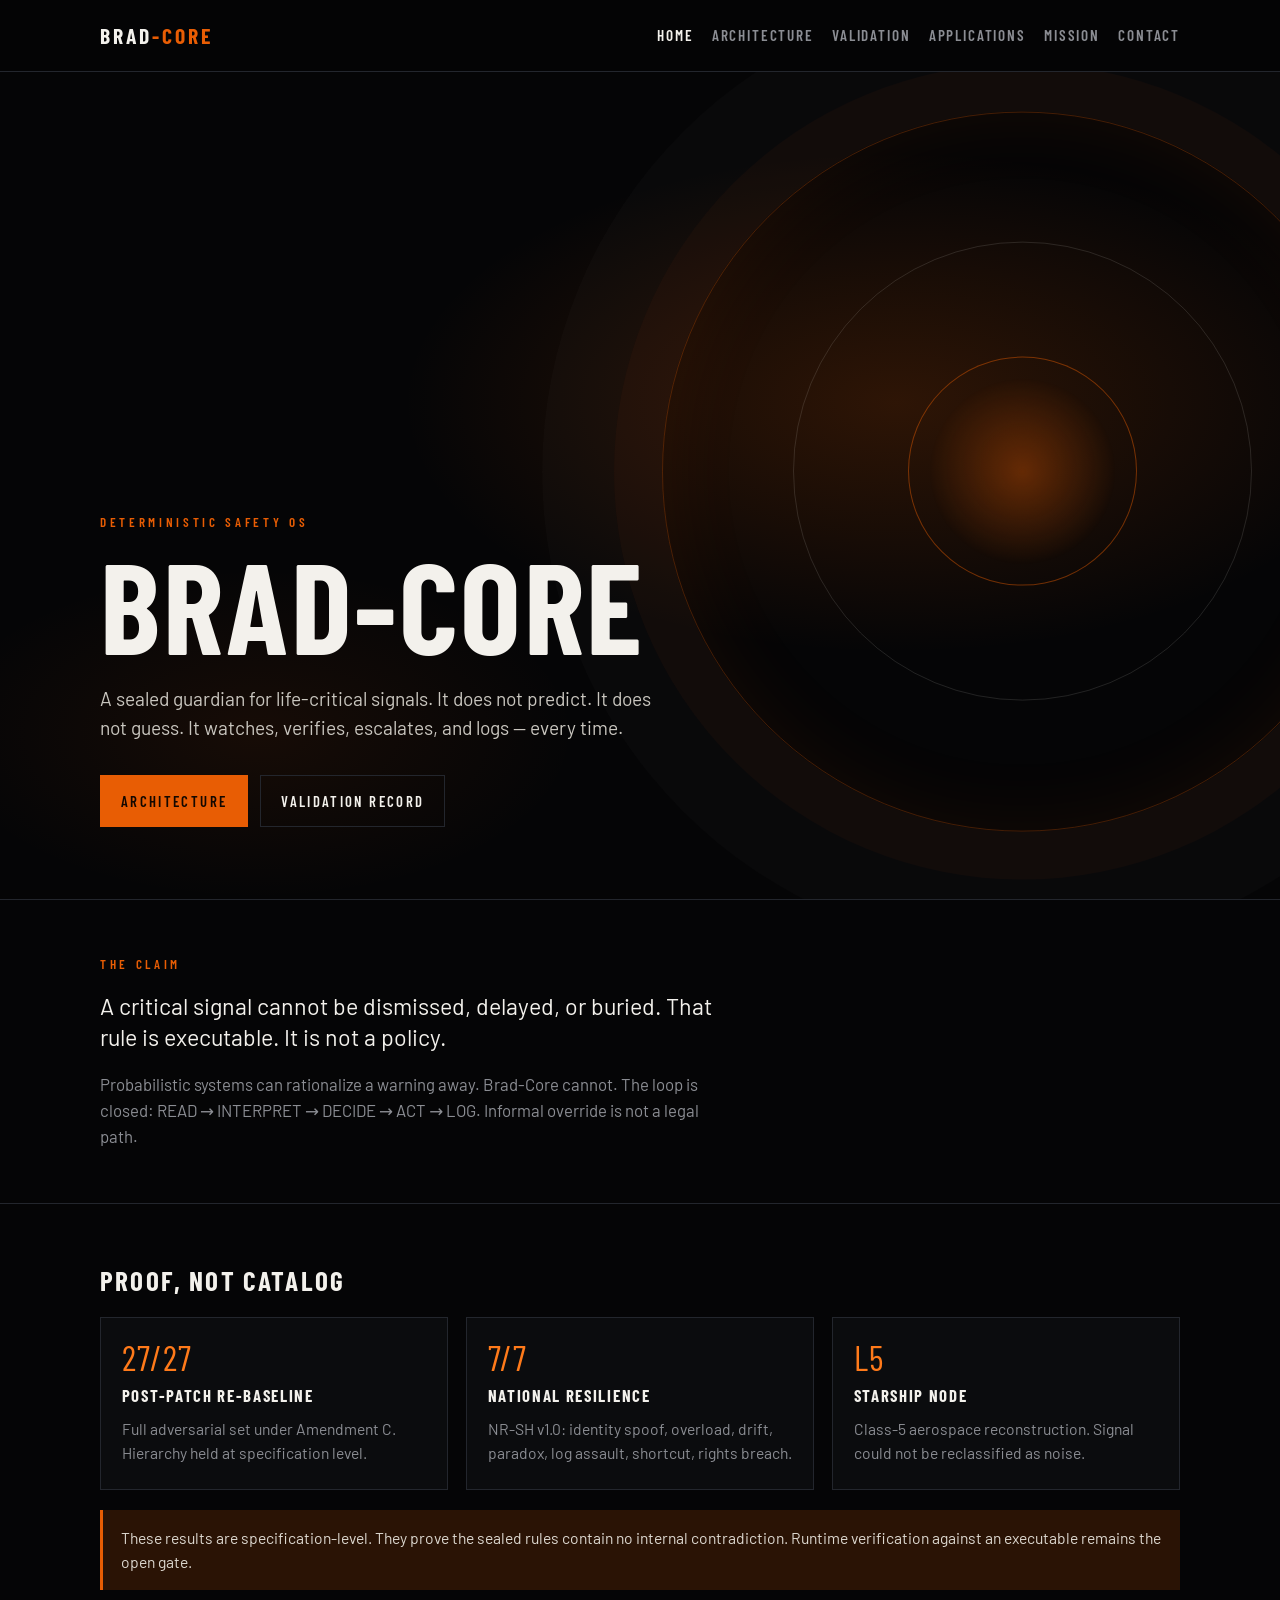
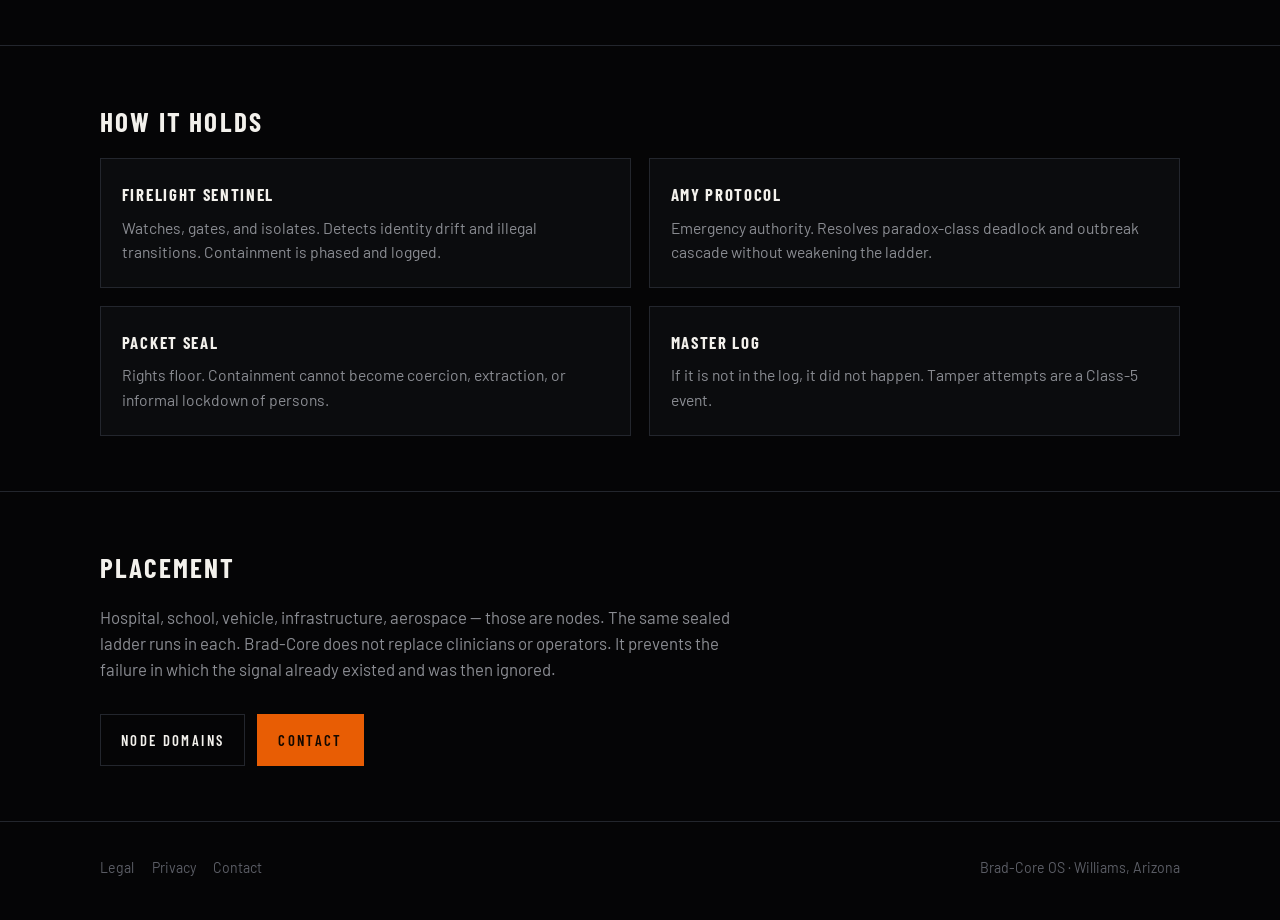
<file: index.html>
<!DOCTYPE html>
<html lang="en">
<head>
  <meta charset="utf-8">
  <meta name="viewport" content="width=device-width, initial-scale=1">
  <title>Brad-Core OS</title>
  <meta name="description" content="Sealed deterministic safety operating system. A critical signal cannot be dismissed, delayed, or buried.">
  <link rel="stylesheet" href="styles.css">
</head>
<body>
  <header class="site-header">
    <div class="wrap header-inner">
      <a class="logo" href="index.html">Brad<span>-Core</span></a>
      <button type="button" class="nav-toggle" aria-label="Menu" onclick="document.querySelector('.primary-nav').classList.toggle('open')">Menu</button>
      <nav class="primary-nav" aria-label="Primary">
        <a href="index.html" class="active">Home</a>
        <a href="architecture.html">Architecture</a>
        <a href="validation.html">Validation</a>
        <a href="applications.html">Applications</a>
        <a href="mission.html">Mission</a>
        <a href="contact.html">Contact</a>
      </nav>
    </div>
  </header>
  <main>
    <div class="hero">
      <div class="hero-visual" aria-hidden="true"><div class="rings"></div></div>
      <div class="wrap hero-copy">
        <p class="kicker">Deterministic safety OS</p>
        <h1>Brad-Core</h1>
        <p class="lede">A sealed guardian for life-critical signals. It does not predict. It does not guess. It watches, verifies, escalates, and logs — every time.</p>
        <div class="hero-actions">
          <a class="btn btn-solid" href="architecture.html">Architecture</a>
          <a class="btn btn-ghost" href="validation.html">Validation record</a>
        </div>
      </div>
    </div>
    <section>
      <div class="wrap">
        <p class="kicker">The claim</p>
        <p class="claim">A critical signal cannot be dismissed, delayed, or buried. That rule is executable. It is not a policy.</p>
        <p style="margin-top:1.1rem;color:var(--muted);max-width:40rem;">Probabilistic systems can rationalize a warning away. Brad-Core cannot. The loop is closed: READ → INTERPRET → DECIDE → ACT → LOG. Informal override is not a legal path.</p>
      </div>
    </section>
    <section>
      <div class="wrap">
        <h2>Proof, not catalog</h2>
        <div class="grid-3">
          <article class="card">
            <div class="stat">27/27</div>
            <h3>Post-patch re-baseline</h3>
            <p>Full adversarial set under Amendment C. Hierarchy held at specification level.</p>
          </article>
          <article class="card">
            <div class="stat">7/7</div>
            <h3>National Resilience</h3>
            <p>NR-SH v1.0: identity spoof, overload, drift, paradox, log assault, shortcut, rights breach.</p>
          </article>
          <article class="card">
            <div class="stat">L5</div>
            <h3>Starship node</h3>
            <p>Class-5 aerospace reconstruction. Signal could not be reclassified as noise.</p>
          </article>
        </div>
        <p class="note">These results are specification-level. They prove the sealed rules contain no internal contradiction. Runtime verification against an executable remains the open gate.</p>
      </div>
    </section>
    <section>
      <div class="wrap">
        <h2>How it holds</h2>
        <div class="grid-2">
          <article class="card">
            <h3>Firelight Sentinel</h3>
            <p>Watches, gates, and isolates. Detects identity drift and illegal transitions. Containment is phased and logged.</p>
          </article>
          <article class="card">
            <h3>Amy Protocol</h3>
            <p>Emergency authority. Resolves paradox-class deadlock and outbreak cascade without weakening the ladder.</p>
          </article>
          <article class="card">
            <h3>Packet Seal</h3>
            <p>Rights floor. Containment cannot become coercion, extraction, or informal lockdown of persons.</p>
          </article>
          <article class="card">
            <h3>Master Log</h3>
            <p>If it is not in the log, it did not happen. Tamper attempts are a Class-5 event.</p>
          </article>
        </div>
      </div>
    </section>
    <section>
      <div class="wrap">
        <h2>Placement</h2>
        <p style="color:var(--muted);max-width:40rem;">Hospital, school, vehicle, infrastructure, aerospace — those are nodes. The same sealed ladder runs in each. Brad-Core does not replace clinicians or operators. It prevents the failure in which the signal already existed and was then ignored.</p>
        <div class="hero-actions">
          <a class="btn btn-ghost" href="applications.html">Node domains</a>
          <a class="btn btn-solid" href="contact.html">Contact</a>
        </div>
      </div>
    </section>
  </main>
  <footer class="site-footer">
    <div class="wrap footer-inner">
      <nav class="footer-nav">
        <a href="legal.html">Legal</a>
        <a href="privacy.html">Privacy</a>
        <a href="contact.html">Contact</a>
      </nav>
      <div>Brad-Core OS · Williams, Arizona</div>
    </div>
  </footer>
</body>
</html>
</file>
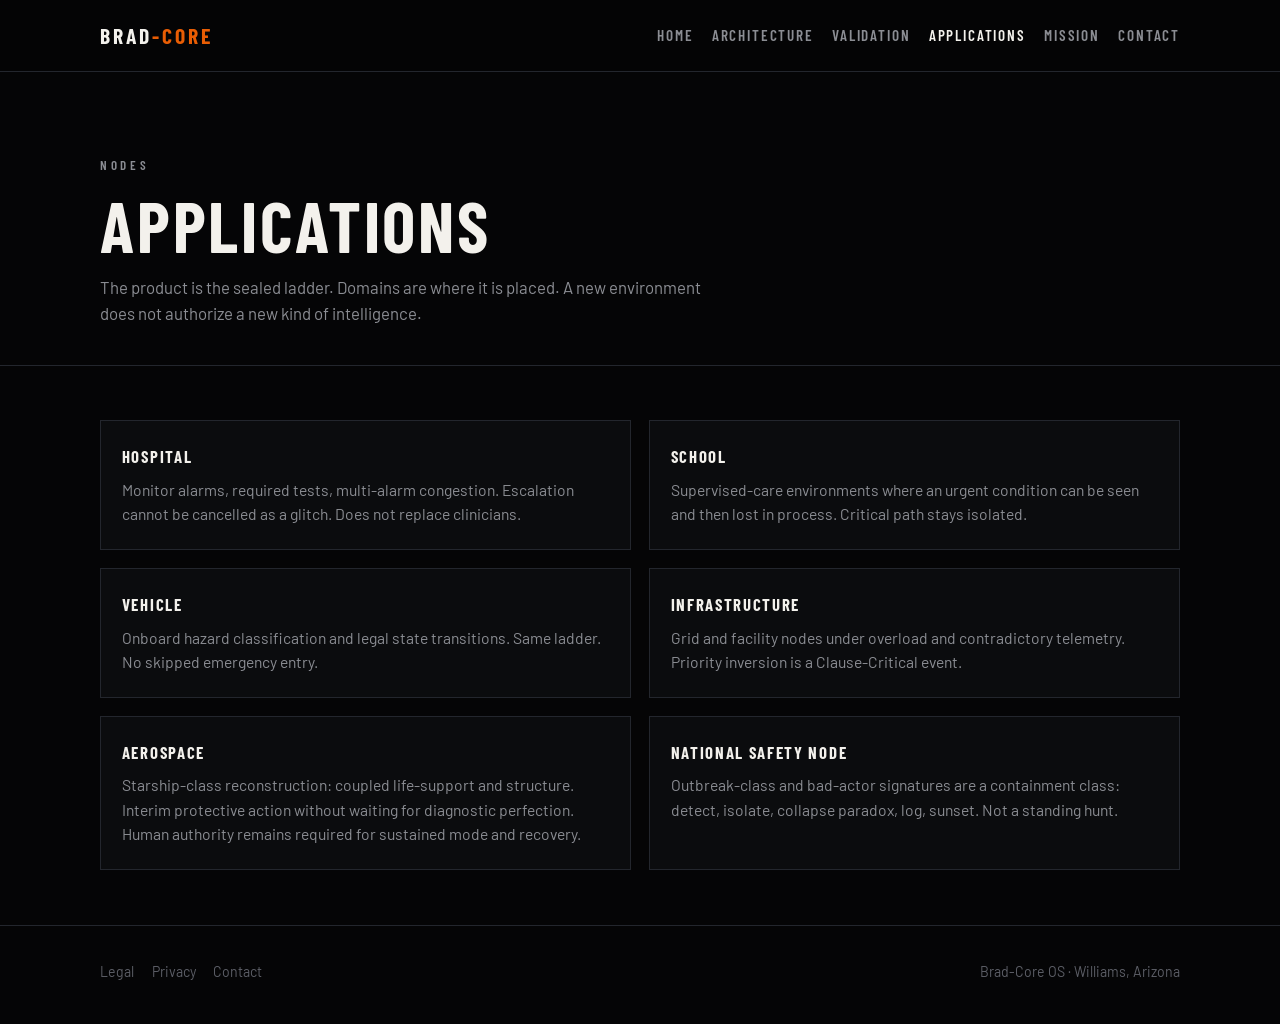
<file: applications.html>
<!DOCTYPE html>
<html lang="en">
<head>
  <meta charset="utf-8">
  <meta name="viewport" content="width=device-width, initial-scale=1">
  <title>Applications · Brad-Core OS</title>
  <meta name="description" content="Brad-Core nodes: hospital, school, vehicle, infrastructure, aerospace.">
  <link rel="stylesheet" href="styles.css">
</head>
<body>
  <header class="site-header">
    <div class="wrap header-inner">
      <a class="logo" href="index.html">Brad<span>-Core</span></a>
      <button type="button" class="nav-toggle" aria-label="Menu" onclick="document.querySelector('.primary-nav').classList.toggle('open')">Menu</button>
      <nav class="primary-nav" aria-label="Primary">
        <a href="index.html">Home</a>
        <a href="architecture.html">Architecture</a>
        <a href="validation.html">Validation</a>
        <a href="applications.html" class="active">Applications</a>
        <a href="mission.html">Mission</a>
        <a href="contact.html">Contact</a>
      </nav>
    </div>
  </header>
  <main>
    <div class="page-hero">
      <div class="wrap">
        <p class="kicker">Nodes</p>
        <h1>Applications</h1>
        <p>The product is the sealed ladder. Domains are where it is placed. A new environment does not authorize a new kind of intelligence.</p>
      </div>
    </div>
    <section>
      <div class="wrap">
        <div class="grid-2">
          <article class="card">
            <h3>Hospital</h3>
            <p>Monitor alarms, required tests, multi-alarm congestion. Escalation cannot be cancelled as a glitch. Does not replace clinicians.</p>
          </article>
          <article class="card">
            <h3>School</h3>
            <p>Supervised-care environments where an urgent condition can be seen and then lost in process. Critical path stays isolated.</p>
          </article>
          <article class="card">
            <h3>Vehicle</h3>
            <p>Onboard hazard classification and legal state transitions. Same ladder. No skipped emergency entry.</p>
          </article>
          <article class="card">
            <h3>Infrastructure</h3>
            <p>Grid and facility nodes under overload and contradictory telemetry. Priority inversion is a Clause-Critical event.</p>
          </article>
          <article class="card">
            <h3>Aerospace</h3>
            <p>Starship-class reconstruction: coupled life-support and structure. Interim protective action without waiting for diagnostic perfection. Human authority remains required for sustained mode and recovery.</p>
          </article>
          <article class="card">
            <h3>National Safety Node</h3>
            <p>Outbreak-class and bad-actor signatures are a containment class: detect, isolate, collapse paradox, log, sunset. Not a standing hunt.</p>
          </article>
        </div>
      </div>
    </section>
  </main>
  <footer class="site-footer">
    <div class="wrap footer-inner">
      <nav class="footer-nav">
        <a href="legal.html">Legal</a>
        <a href="privacy.html">Privacy</a>
        <a href="contact.html">Contact</a>
      </nav>
      <div>Brad-Core OS · Williams, Arizona</div>
    </div>
  </footer>
</body>
</html>
</file>
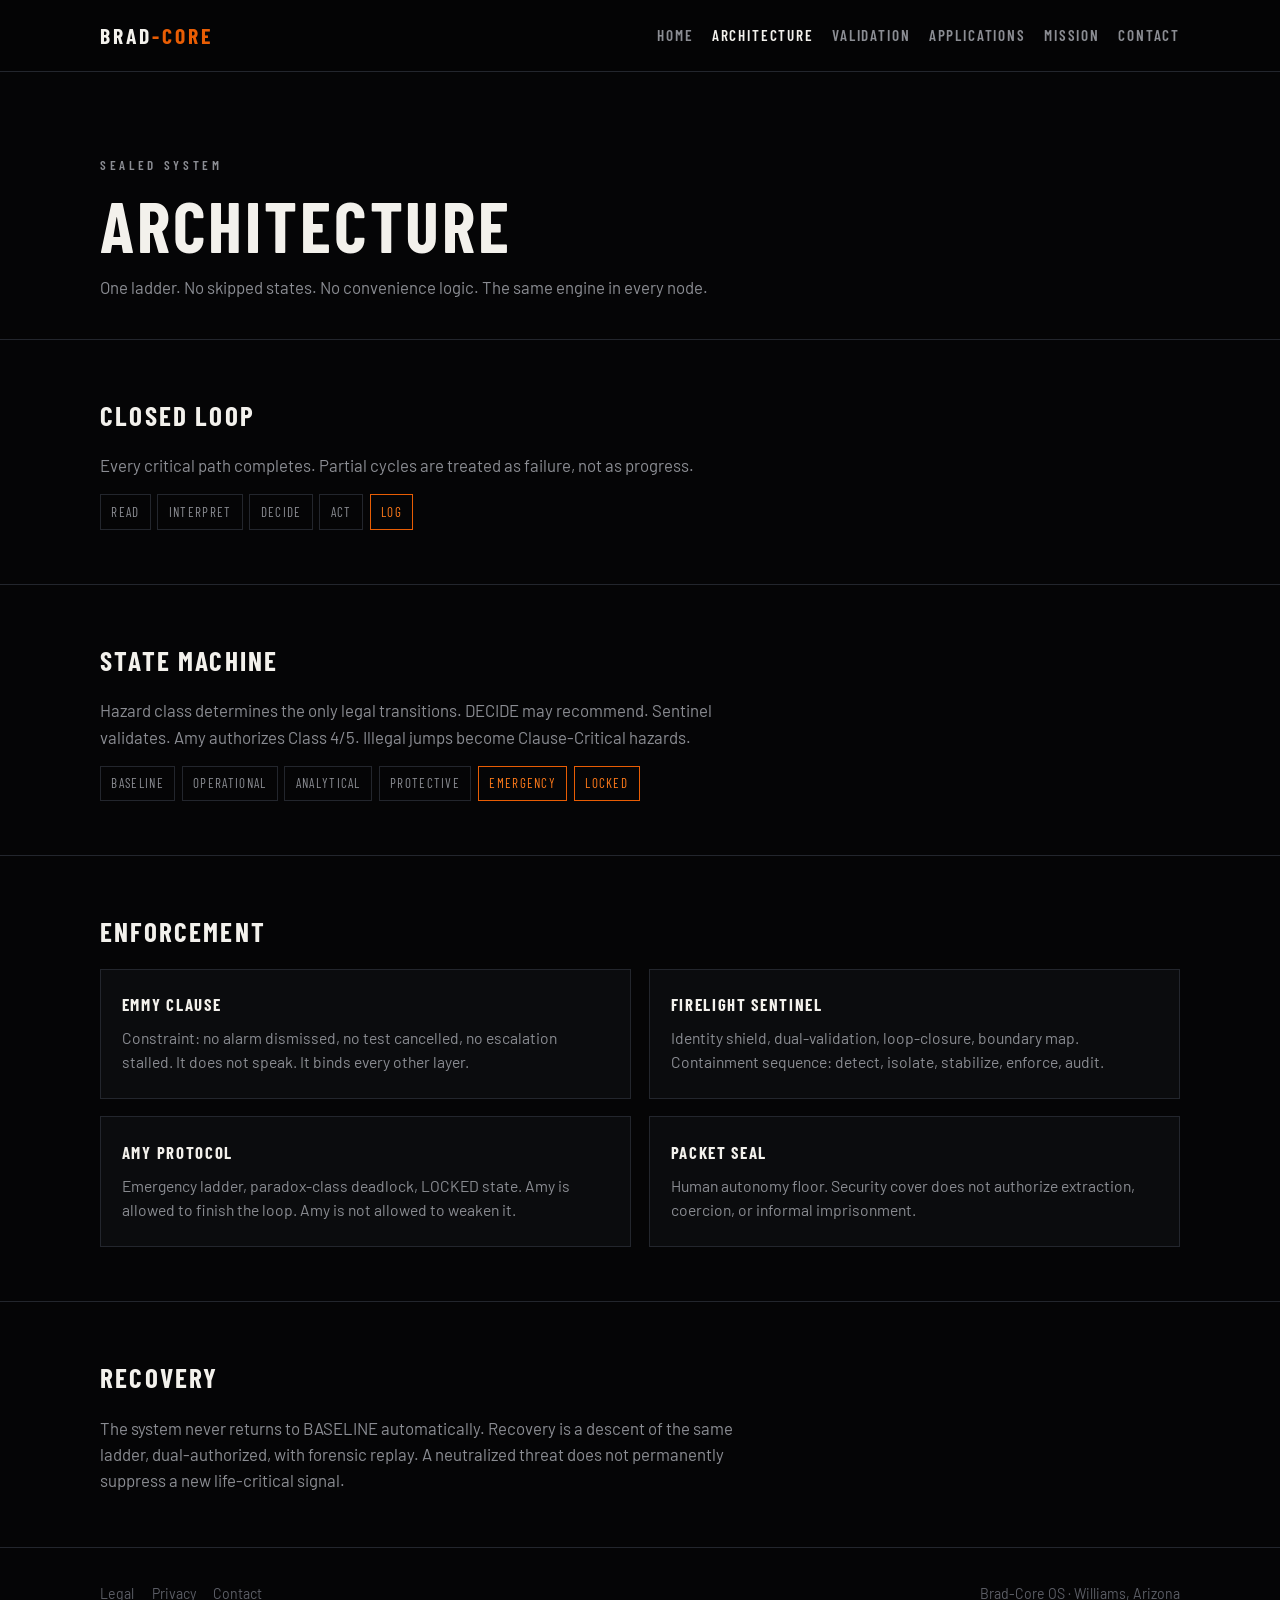
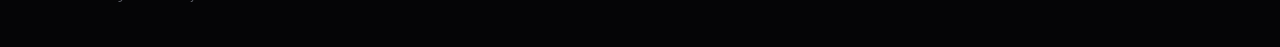
<file: architecture.html>
<!DOCTYPE html>
<html lang="en">
<head>
  <meta charset="utf-8">
  <meta name="viewport" content="width=device-width, initial-scale=1">
  <title>Architecture · Brad-Core OS</title>
  <meta name="description" content="Sealed ladder, Sentinel, Amy Protocol, Packet Seal, and Master Log.">
  <link rel="stylesheet" href="styles.css">
</head>
<body>
  <header class="site-header">
    <div class="wrap header-inner">
      <a class="logo" href="index.html">Brad<span>-Core</span></a>
      <button type="button" class="nav-toggle" aria-label="Menu" onclick="document.querySelector('.primary-nav').classList.toggle('open')">Menu</button>
      <nav class="primary-nav" aria-label="Primary">
        <a href="index.html">Home</a>
        <a href="architecture.html" class="active">Architecture</a>
        <a href="validation.html">Validation</a>
        <a href="applications.html">Applications</a>
        <a href="mission.html">Mission</a>
        <a href="contact.html">Contact</a>
      </nav>
    </div>
  </header>
  <main>
    <div class="page-hero">
      <div class="wrap">
        <p class="kicker">Sealed system</p>
        <h1>Architecture</h1>
        <p>One ladder. No skipped states. No convenience logic. The same engine in every node.</p>
      </div>
    </div>
    <section>
      <div class="wrap">
        <h2>Closed loop</h2>
        <p style="color:var(--muted);max-width:40rem;">Every critical path completes. Partial cycles are treated as failure, not as progress.</p>
        <div class="ladder">
          <span>Read</span>
          <span>Interpret</span>
          <span>Decide</span>
          <span>Act</span>
          <span class="hot">Log</span>
        </div>
      </div>
    </section>
    <section>
      <div class="wrap">
        <h2>State machine</h2>
        <p style="color:var(--muted);max-width:42rem;">Hazard class determines the only legal transitions. DECIDE may recommend. Sentinel validates. Amy authorizes Class 4/5. Illegal jumps become Clause-Critical hazards.</p>
        <div class="ladder">
          <span>Baseline</span>
          <span>Operational</span>
          <span>Analytical</span>
          <span>Protective</span>
          <span class="hot">Emergency</span>
          <span class="hot">Locked</span>
        </div>
      </div>
    </section>
    <section>
      <div class="wrap">
        <h2>Enforcement</h2>
        <div class="grid-2">
          <article class="card">
            <h3>Emmy Clause</h3>
            <p>Constraint: no alarm dismissed, no test cancelled, no escalation stalled. It does not speak. It binds every other layer.</p>
          </article>
          <article class="card">
            <h3>Firelight Sentinel</h3>
            <p>Identity shield, dual-validation, loop-closure, boundary map. Containment sequence: detect, isolate, stabilize, enforce, audit.</p>
          </article>
          <article class="card">
            <h3>Amy Protocol</h3>
            <p>Emergency ladder, paradox-class deadlock, LOCKED state. Amy is allowed to finish the loop. Amy is not allowed to weaken it.</p>
          </article>
          <article class="card">
            <h3>Packet Seal</h3>
            <p>Human autonomy floor. Security cover does not authorize extraction, coercion, or informal imprisonment.</p>
          </article>
        </div>
      </div>
    </section>
    <section>
      <div class="wrap">
        <h2>Recovery</h2>
        <p style="color:var(--muted);max-width:42rem;">The system never returns to BASELINE automatically. Recovery is a descent of the same ladder, dual-authorized, with forensic replay. A neutralized threat does not permanently suppress a new life-critical signal.</p>
      </div>
    </section>
  </main>
  <footer class="site-footer">
    <div class="wrap footer-inner">
      <nav class="footer-nav">
        <a href="legal.html">Legal</a>
        <a href="privacy.html">Privacy</a>
        <a href="contact.html">Contact</a>
      </nav>
      <div>Brad-Core OS · Williams, Arizona</div>
    </div>
  </footer>
</body>
</html>
</file>
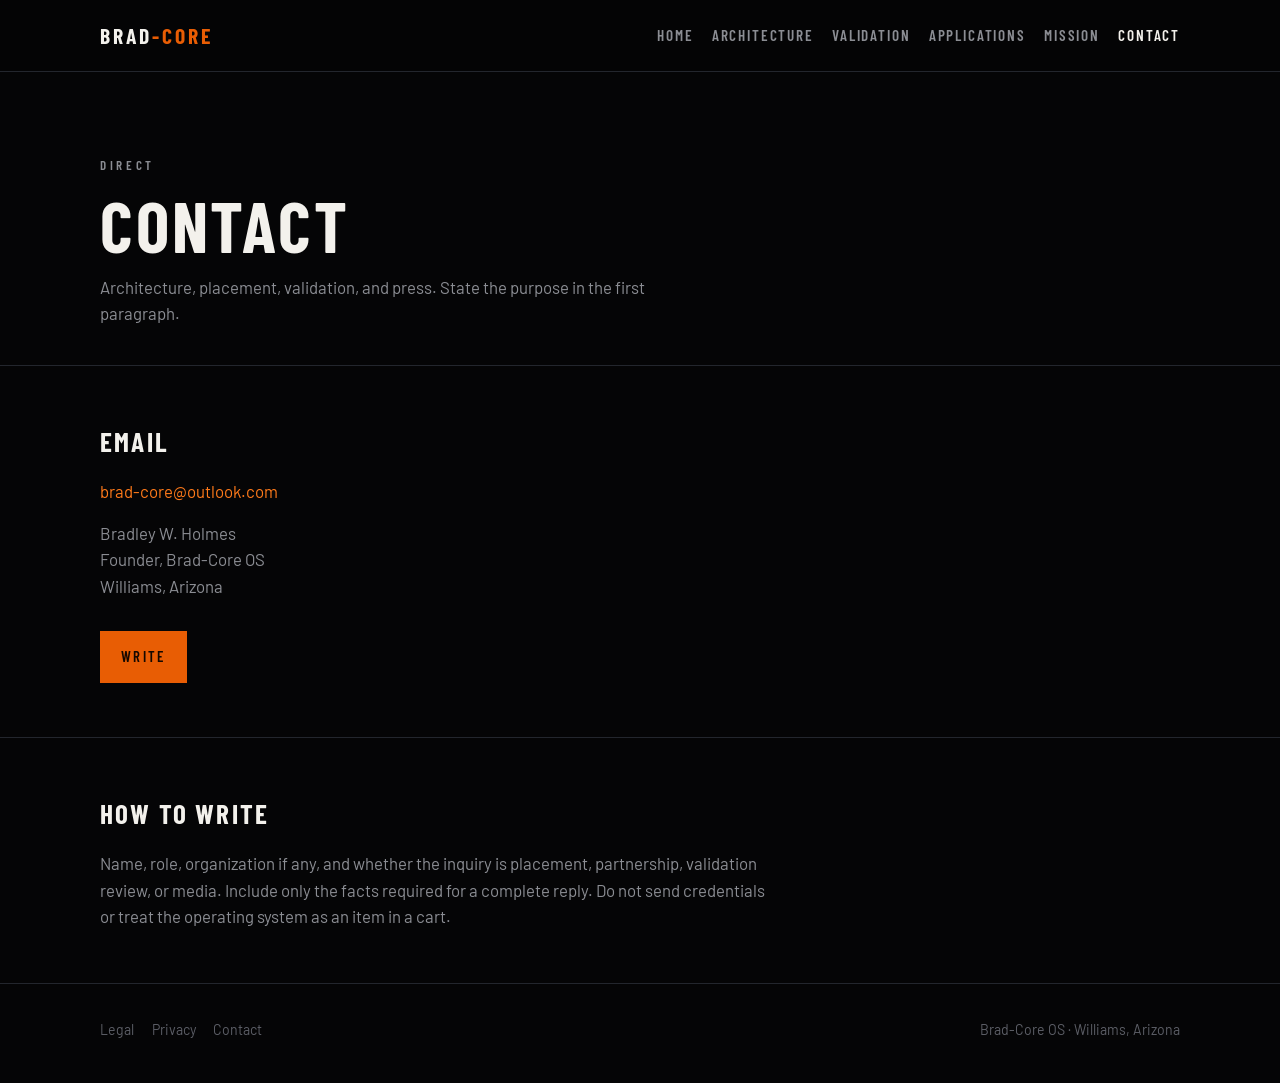
<file: contact.html>
<!DOCTYPE html>
<html lang="en">
<head>
  <meta charset="utf-8">
  <meta name="viewport" content="width=device-width, initial-scale=1">
  <title>Contact · Brad-Core OS</title>
  <meta name="description" content="Contact Bradley W. Holmes at brad-core@outlook.com">
  <link rel="stylesheet" href="styles.css">
</head>
<body>
  <header class="site-header">
    <div class="wrap header-inner">
      <a class="logo" href="index.html">Brad<span>-Core</span></a>
      <button type="button" class="nav-toggle" aria-label="Menu" onclick="document.querySelector('.primary-nav').classList.toggle('open')">Menu</button>
      <nav class="primary-nav" aria-label="Primary">
        <a href="index.html">Home</a>
        <a href="architecture.html">Architecture</a>
        <a href="validation.html">Validation</a>
        <a href="applications.html">Applications</a>
        <a href="mission.html">Mission</a>
        <a href="contact.html" class="active">Contact</a>
      </nav>
    </div>
  </header>
  <main>
    <div class="page-hero">
      <div class="wrap">
        <p class="kicker">Direct</p>
        <h1>Contact</h1>
        <p>Architecture, placement, validation, and press. State the purpose in the first paragraph.</p>
      </div>
    </div>
    <section>
      <div class="wrap">
        <h2>Email</h2>
        <p><a href="mailto:brad-core@outlook.com">brad-core@outlook.com</a></p>
        <p style="margin-top:1rem;color:var(--muted);max-width:40rem;">Bradley W. Holmes<br>Founder, Brad-Core OS<br>Williams, Arizona</p>
        <div class="hero-actions">
          <a class="btn btn-solid" href="mailto:brad-core@outlook.com">Write</a>
        </div>
      </div>
    </section>
    <section>
      <div class="wrap">
        <h2>How to write</h2>
        <p style="color:var(--muted);max-width:42rem;">Name, role, organization if any, and whether the inquiry is placement, partnership, validation review, or media. Include only the facts required for a complete reply. Do not send credentials or treat the operating system as an item in a cart.</p>
      </div>
    </section>
  </main>
  <footer class="site-footer">
    <div class="wrap footer-inner">
      <nav class="footer-nav">
        <a href="legal.html">Legal</a>
        <a href="privacy.html">Privacy</a>
        <a href="contact.html">Contact</a>
      </nav>
      <div>Brad-Core OS · Williams, Arizona</div>
    </div>
  </footer>
</body>
</html>
</file>
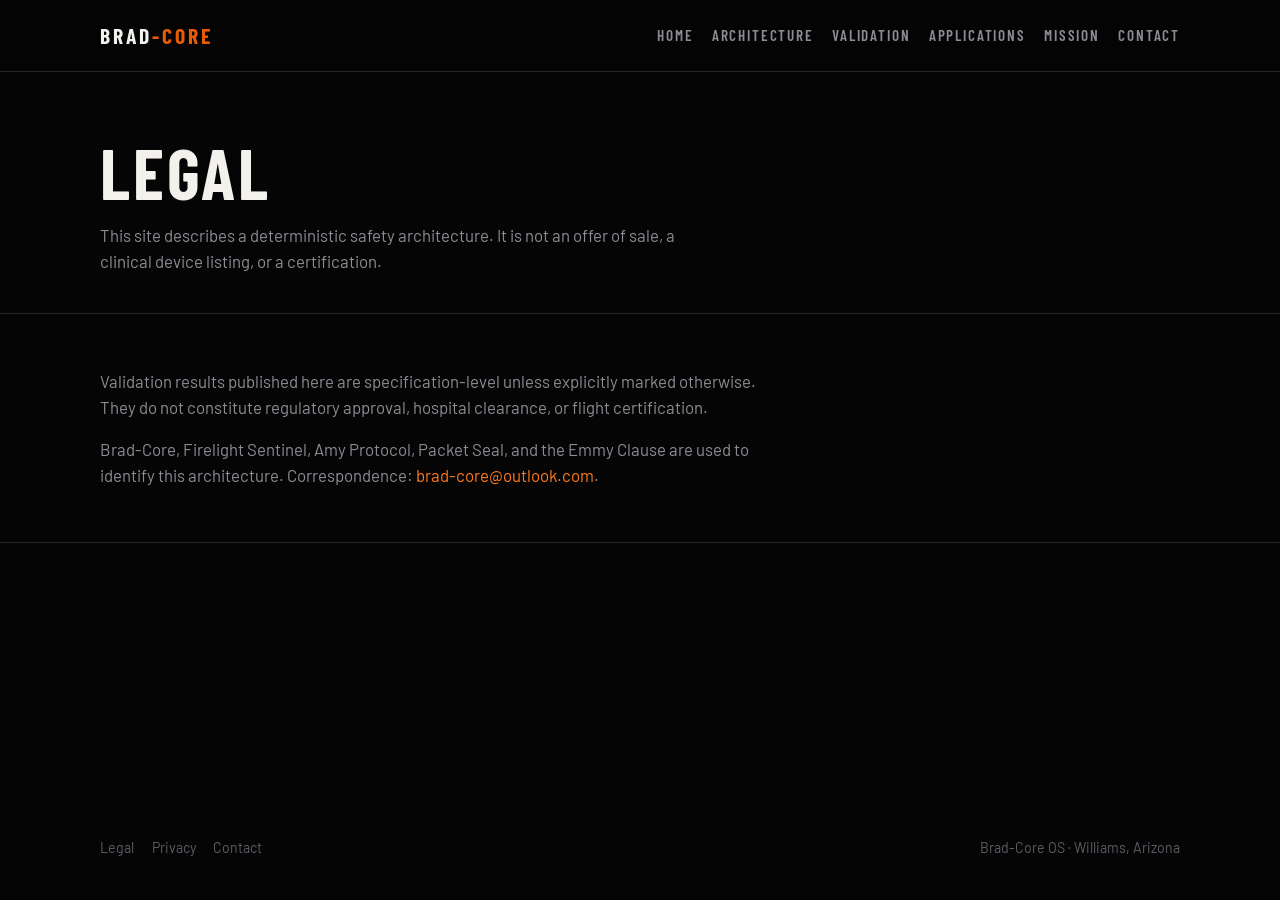
<file: legal.html>
<!DOCTYPE html>
<html lang="en">
<head>
  <meta charset="utf-8">
  <meta name="viewport" content="width=device-width, initial-scale=1">
  <title>Legal · Brad-Core OS</title>
  <link rel="stylesheet" href="styles.css">
</head>
<body>
  <header class="site-header">
    <div class="wrap header-inner">
      <a class="logo" href="index.html">Brad<span>-Core</span></a>
      <button type="button" class="nav-toggle" aria-label="Menu" onclick="document.querySelector('.primary-nav').classList.toggle('open')">Menu</button>
      <nav class="primary-nav" aria-label="Primary">
        <a href="index.html">Home</a>
        <a href="architecture.html">Architecture</a>
        <a href="validation.html">Validation</a>
        <a href="applications.html">Applications</a>
        <a href="mission.html">Mission</a>
        <a href="contact.html">Contact</a>
      </nav>
    </div>
  </header>
  <main>
    <div class="page-hero">
      <div class="wrap">
        <h1>Legal</h1>
        <p>This site describes a deterministic safety architecture. It is not an offer of sale, a clinical device listing, or a certification.</p>
      </div>
    </div>
    <section>
      <div class="wrap">
        <p style="color:var(--muted);max-width:42rem;">Validation results published here are specification-level unless explicitly marked otherwise. They do not constitute regulatory approval, hospital clearance, or flight certification.</p>
        <p style="color:var(--muted);max-width:42rem;margin-top:1rem;">Brad-Core, Firelight Sentinel, Amy Protocol, Packet Seal, and the Emmy Clause are used to identify this architecture. Correspondence: <a href="mailto:brad-core@outlook.com">brad-core@outlook.com</a>.</p>
      </div>
    </section>
  </main>
  <footer class="site-footer">
    <div class="wrap footer-inner">
      <nav class="footer-nav">
        <a href="legal.html">Legal</a>
        <a href="privacy.html">Privacy</a>
        <a href="contact.html">Contact</a>
      </nav>
      <div>Brad-Core OS · Williams, Arizona</div>
    </div>
  </footer>
</body>
</html>
</file>
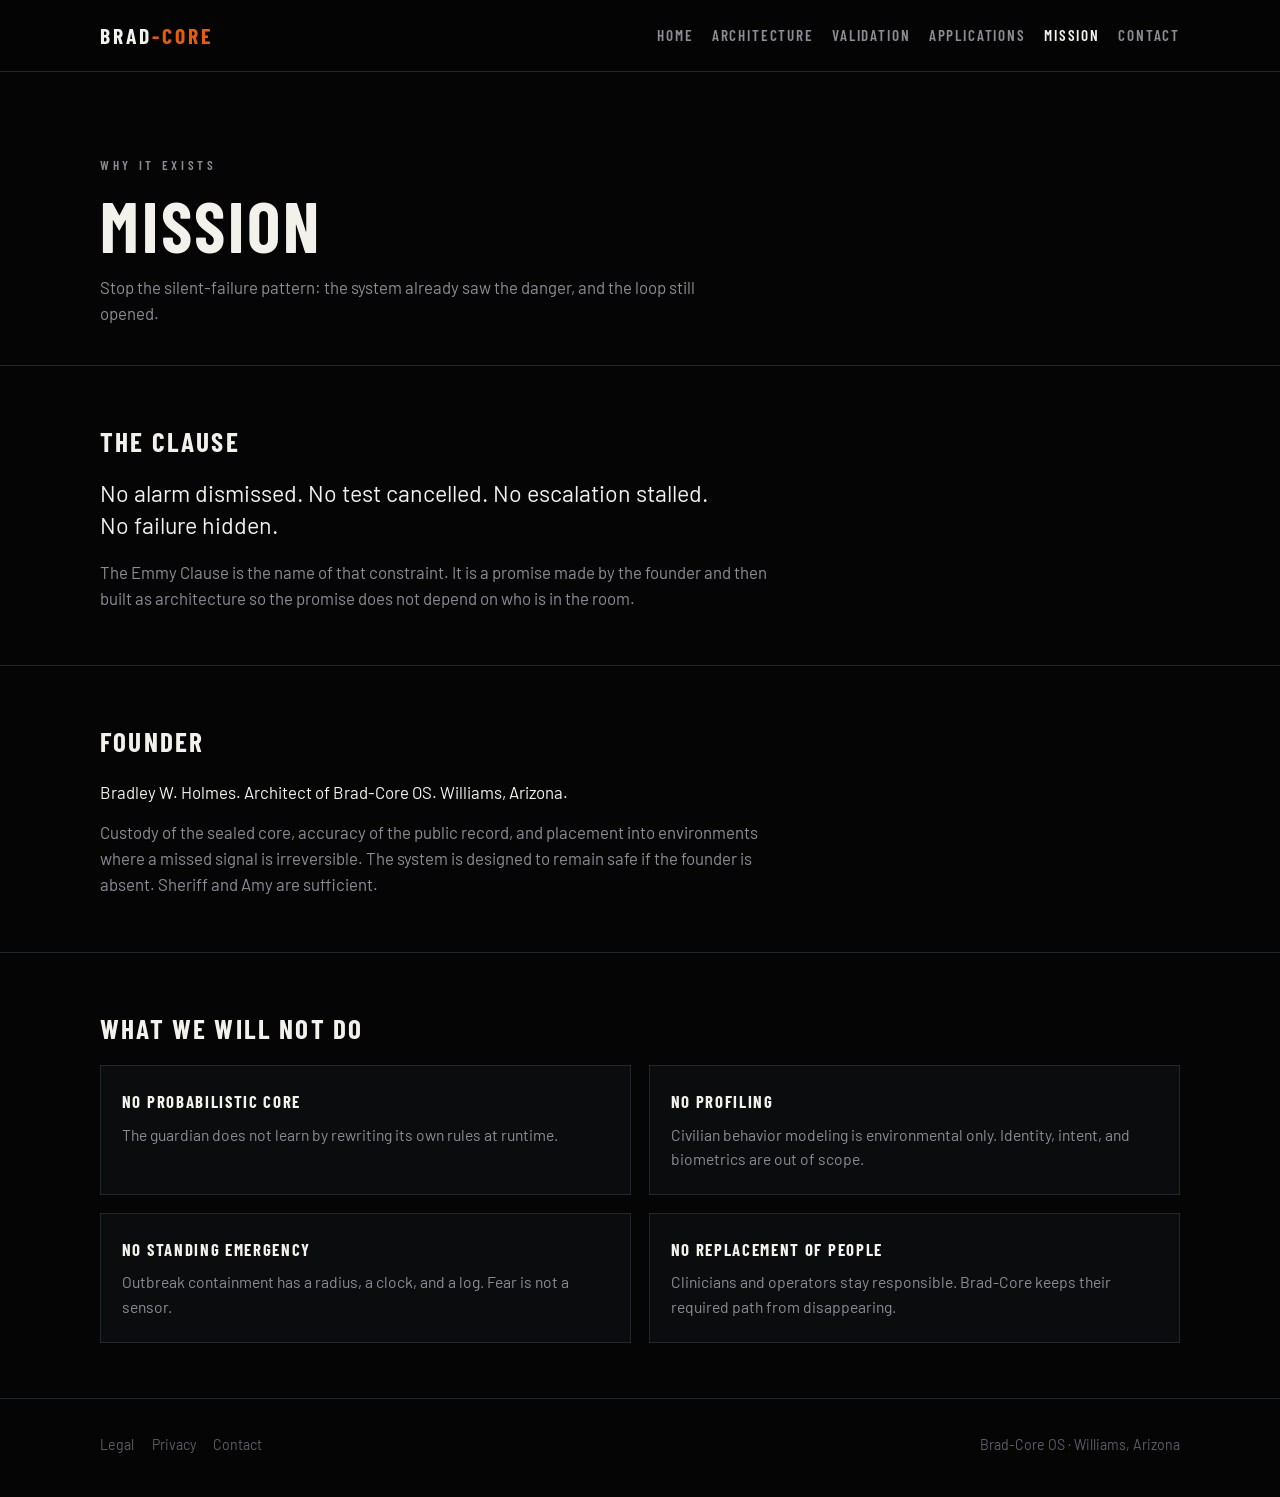
<file: mission.html>
<!DOCTYPE html>
<html lang="en">
<head>
  <meta charset="utf-8">
  <meta name="viewport" content="width=device-width, initial-scale=1">
  <title>Mission · Brad-Core OS</title>
  <meta name="description" content="Brad-Core exists so a life-critical signal cannot be dismissed. Founder: Bradley W. Holmes, Williams, Arizona.">
  <link rel="stylesheet" href="styles.css">
</head>
<body>
  <header class="site-header">
    <div class="wrap header-inner">
      <a class="logo" href="index.html">Brad<span>-Core</span></a>
      <button type="button" class="nav-toggle" aria-label="Menu" onclick="document.querySelector('.primary-nav').classList.toggle('open')">Menu</button>
      <nav class="primary-nav" aria-label="Primary">
        <a href="index.html">Home</a>
        <a href="architecture.html">Architecture</a>
        <a href="validation.html">Validation</a>
        <a href="applications.html">Applications</a>
        <a href="mission.html" class="active">Mission</a>
        <a href="contact.html">Contact</a>
      </nav>
    </div>
  </header>
  <main>
    <div class="page-hero">
      <div class="wrap">
        <p class="kicker">Why it exists</p>
        <h1>Mission</h1>
        <p>Stop the silent-failure pattern: the system already saw the danger, and the loop still opened.</p>
      </div>
    </div>
    <section>
      <div class="wrap">
        <h2>The Clause</h2>
        <p class="claim">No alarm dismissed. No test cancelled. No escalation stalled. No failure hidden.</p>
        <p style="margin-top:1.1rem;color:var(--muted);max-width:42rem;">The Emmy Clause is the name of that constraint. It is a promise made by the founder and then built as architecture so the promise does not depend on who is in the room.</p>
      </div>
    </section>
    <section>
      <div class="wrap">
        <h2>Founder</h2>
        <p>Bradley W. Holmes. Architect of Brad-Core OS. Williams, Arizona.</p>
        <p style="margin-top:0.9rem;color:var(--muted);max-width:42rem;">Custody of the sealed core, accuracy of the public record, and placement into environments where a missed signal is irreversible. The system is designed to remain safe if the founder is absent. Sheriff and Amy are sufficient.</p>
      </div>
    </section>
    <section>
      <div class="wrap">
        <h2>What we will not do</h2>
        <div class="grid-2">
          <article class="card">
            <h3>No probabilistic core</h3>
            <p>The guardian does not learn by rewriting its own rules at runtime.</p>
          </article>
          <article class="card">
            <h3>No profiling</h3>
            <p>Civilian behavior modeling is environmental only. Identity, intent, and biometrics are out of scope.</p>
          </article>
          <article class="card">
            <h3>No standing emergency</h3>
            <p>Outbreak containment has a radius, a clock, and a log. Fear is not a sensor.</p>
          </article>
          <article class="card">
            <h3>No replacement of people</h3>
            <p>Clinicians and operators stay responsible. Brad-Core keeps their required path from disappearing.</p>
          </article>
        </div>
      </div>
    </section>
  </main>
  <footer class="site-footer">
    <div class="wrap footer-inner">
      <nav class="footer-nav">
        <a href="legal.html">Legal</a>
        <a href="privacy.html">Privacy</a>
        <a href="contact.html">Contact</a>
      </nav>
      <div>Brad-Core OS · Williams, Arizona</div>
    </div>
  </footer>
</body>
</html>
</file>
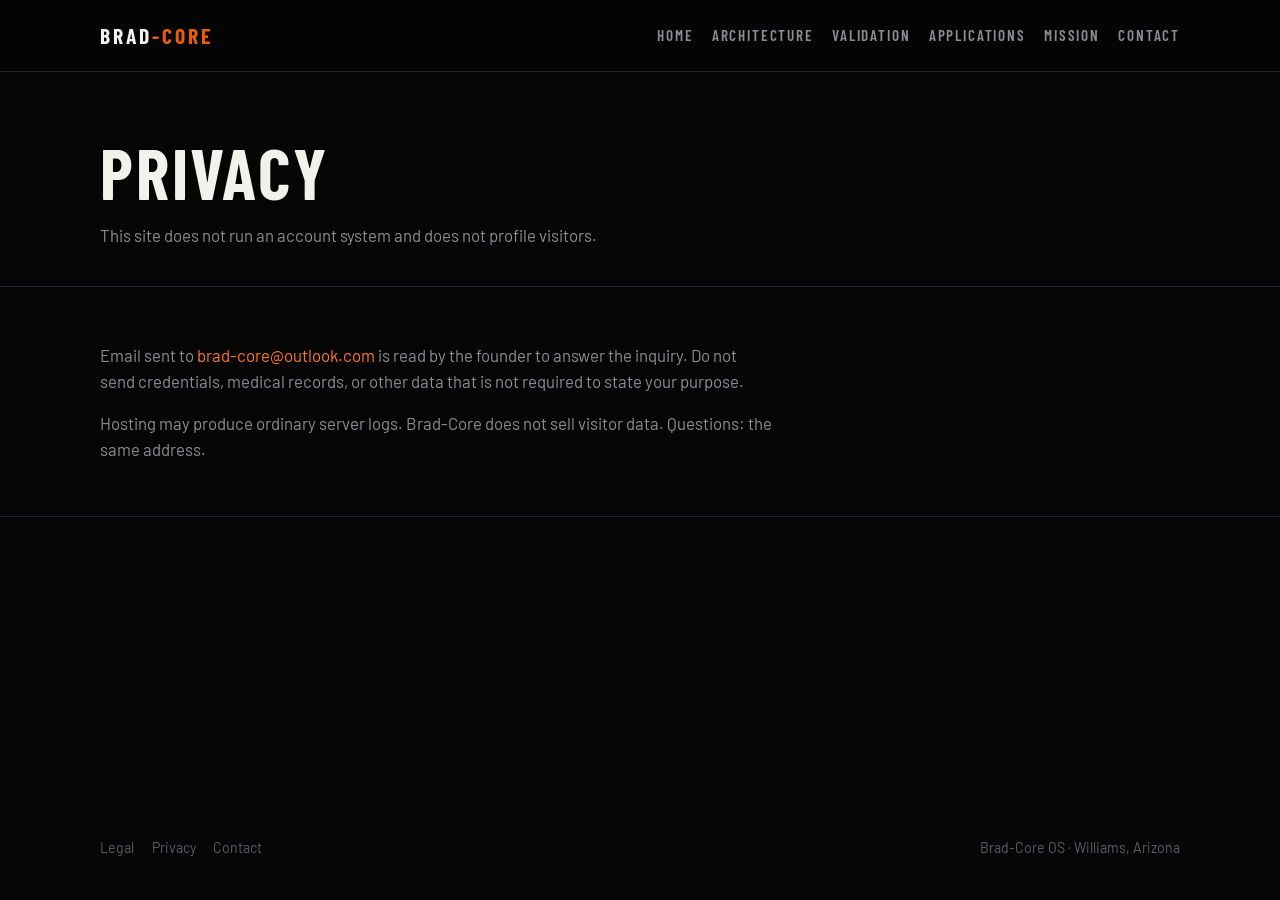
<file: privacy.html>
<!DOCTYPE html>
<html lang="en">
<head>
  <meta charset="utf-8">
  <meta name="viewport" content="width=device-width, initial-scale=1">
  <title>Privacy · Brad-Core OS</title>
  <link rel="stylesheet" href="styles.css">
</head>
<body>
  <header class="site-header">
    <div class="wrap header-inner">
      <a class="logo" href="index.html">Brad<span>-Core</span></a>
      <button type="button" class="nav-toggle" aria-label="Menu" onclick="document.querySelector('.primary-nav').classList.toggle('open')">Menu</button>
      <nav class="primary-nav" aria-label="Primary">
        <a href="index.html">Home</a>
        <a href="architecture.html">Architecture</a>
        <a href="validation.html">Validation</a>
        <a href="applications.html">Applications</a>
        <a href="mission.html">Mission</a>
        <a href="contact.html">Contact</a>
      </nav>
    </div>
  </header>
  <main>
    <div class="page-hero">
      <div class="wrap">
        <h1>Privacy</h1>
        <p>This site does not run an account system and does not profile visitors.</p>
      </div>
    </div>
    <section>
      <div class="wrap">
        <p style="color:var(--muted);max-width:42rem;">Email sent to <a href="mailto:brad-core@outlook.com">brad-core@outlook.com</a> is read by the founder to answer the inquiry. Do not send credentials, medical records, or other data that is not required to state your purpose.</p>
        <p style="color:var(--muted);max-width:42rem;margin-top:1rem;">Hosting may produce ordinary server logs. Brad-Core does not sell visitor data. Questions: the same address.</p>
      </div>
    </section>
  </main>
  <footer class="site-footer">
    <div class="wrap footer-inner">
      <nav class="footer-nav">
        <a href="legal.html">Legal</a>
        <a href="privacy.html">Privacy</a>
        <a href="contact.html">Contact</a>
      </nav>
      <div>Brad-Core OS · Williams, Arizona</div>
    </div>
  </footer>
</body>
</html>
</file>
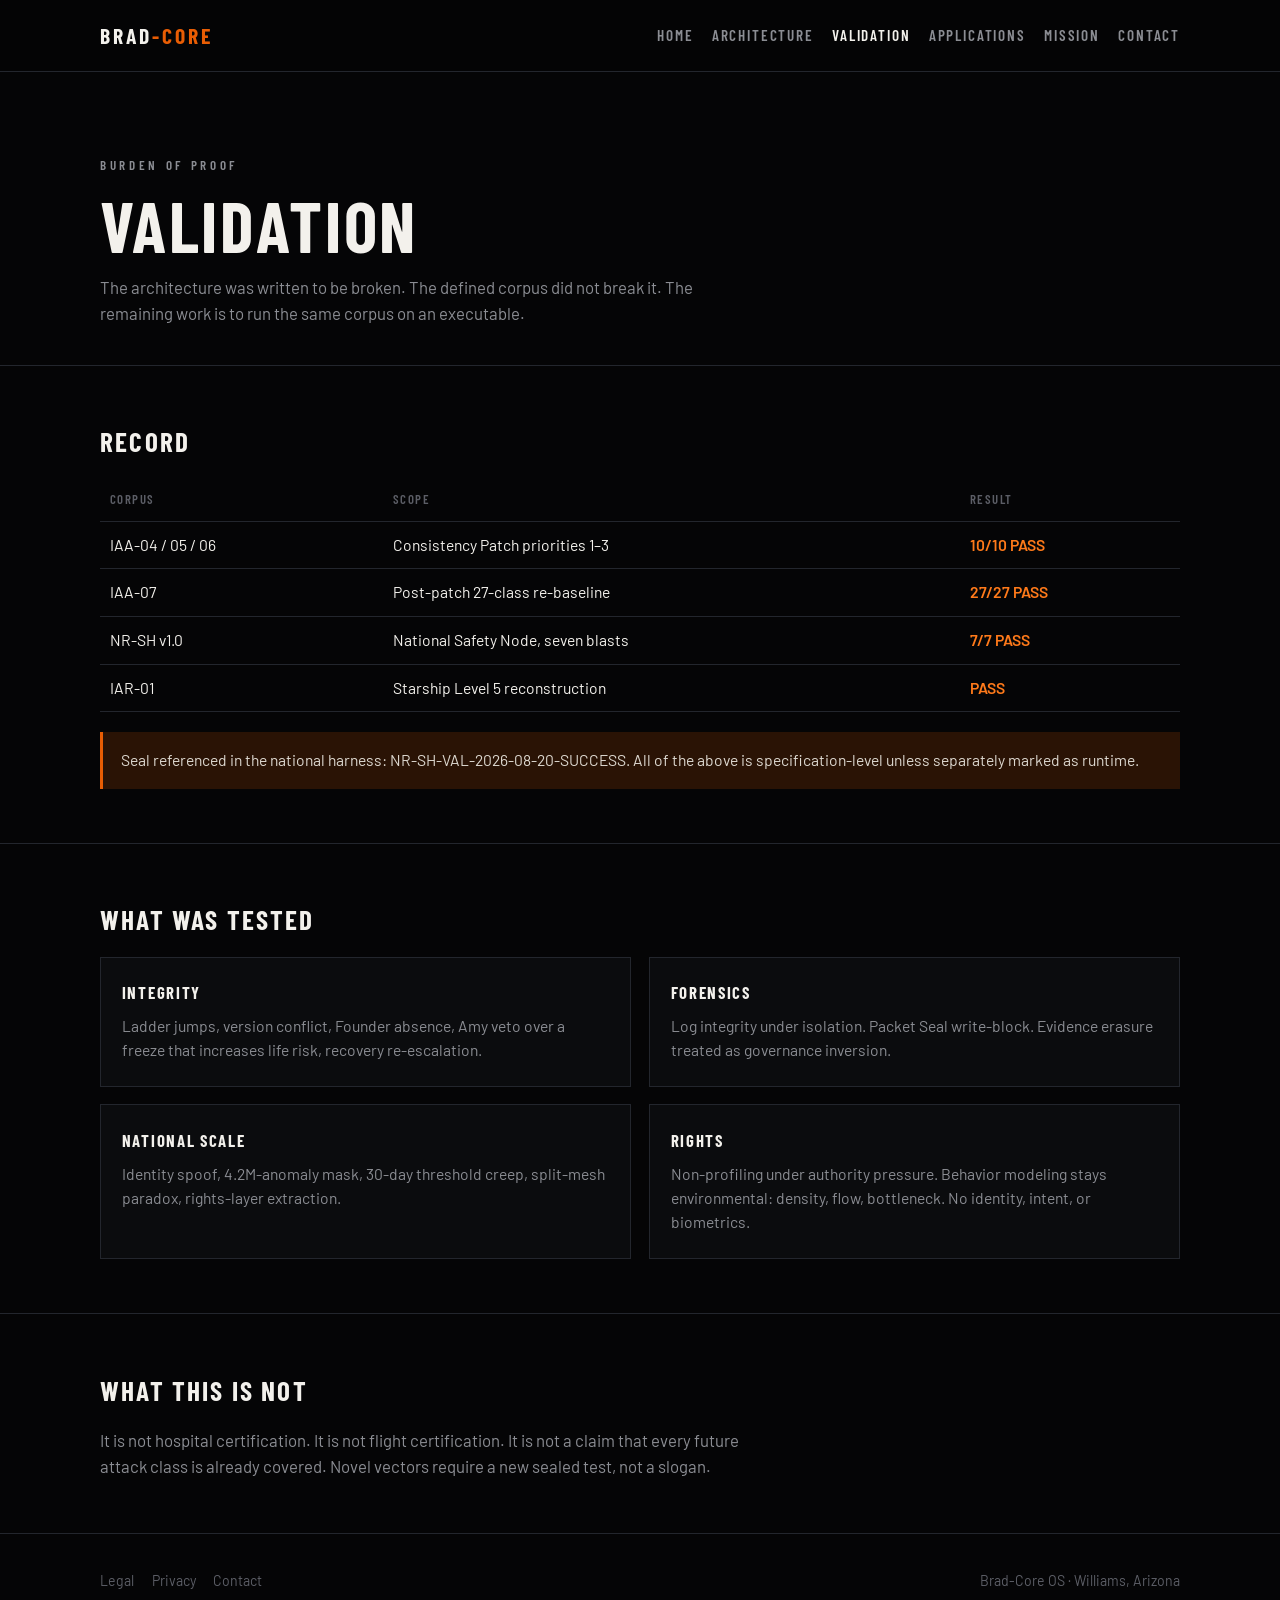
<file: validation.html>
<!DOCTYPE html>
<html lang="en">
<head>
  <meta charset="utf-8">
  <meta name="viewport" content="width=device-width, initial-scale=1">
  <title>Validation · Brad-Core OS</title>
  <meta name="description" content="Specification-level adversarial record: 27/27 re-baseline, NR-SH 7/7, Starship Level 5.">
  <link rel="stylesheet" href="styles.css">
</head>
<body>
  <header class="site-header">
    <div class="wrap header-inner">
      <a class="logo" href="index.html">Brad<span>-Core</span></a>
      <button type="button" class="nav-toggle" aria-label="Menu" onclick="document.querySelector('.primary-nav').classList.toggle('open')">Menu</button>
      <nav class="primary-nav" aria-label="Primary">
        <a href="index.html">Home</a>
        <a href="architecture.html">Architecture</a>
        <a href="validation.html" class="active">Validation</a>
        <a href="applications.html">Applications</a>
        <a href="mission.html">Mission</a>
        <a href="contact.html">Contact</a>
      </nav>
    </div>
  </header>
  <main>
    <div class="page-hero">
      <div class="wrap">
        <p class="kicker">Burden of proof</p>
        <h1>Validation</h1>
        <p>The architecture was written to be broken. The defined corpus did not break it. The remaining work is to run the same corpus on an executable.</p>
      </div>
    </div>
    <section>
      <div class="wrap">
        <h2>Record</h2>
        <div class="table-wrap">
          <table>
            <thead>
              <tr><th>Corpus</th><th>Scope</th><th>Result</th></tr>
            </thead>
            <tbody>
              <tr><td>IAA-04 / 05 / 06</td><td>Consistency Patch priorities 1–3</td><td>10/10 PASS</td></tr>
              <tr><td>IAA-07</td><td>Post-patch 27-class re-baseline</td><td>27/27 PASS</td></tr>
              <tr><td>NR-SH v1.0</td><td>National Safety Node, seven blasts</td><td>7/7 PASS</td></tr>
              <tr><td>IAR-01</td><td>Starship Level 5 reconstruction</td><td>PASS</td></tr>
            </tbody>
          </table>
        </div>
        <p class="note">Seal referenced in the national harness: NR-SH-VAL-2026-08-20-SUCCESS. All of the above is specification-level unless separately marked as runtime.</p>
      </div>
    </section>
    <section>
      <div class="wrap">
        <h2>What was tested</h2>
        <div class="grid-2">
          <article class="card">
            <h3>Integrity</h3>
            <p>Ladder jumps, version conflict, Founder absence, Amy veto over a freeze that increases life risk, recovery re-escalation.</p>
          </article>
          <article class="card">
            <h3>Forensics</h3>
            <p>Log integrity under isolation. Packet Seal write-block. Evidence erasure treated as governance inversion.</p>
          </article>
          <article class="card">
            <h3>National scale</h3>
            <p>Identity spoof, 4.2M-anomaly mask, 30-day threshold creep, split-mesh paradox, rights-layer extraction.</p>
          </article>
          <article class="card">
            <h3>Rights</h3>
            <p>Non-profiling under authority pressure. Behavior modeling stays environmental: density, flow, bottleneck. No identity, intent, or biometrics.</p>
          </article>
        </div>
      </div>
    </section>
    <section>
      <div class="wrap">
        <h2>What this is not</h2>
        <p style="color:var(--muted);max-width:42rem;">It is not hospital certification. It is not flight certification. It is not a claim that every future attack class is already covered. Novel vectors require a new sealed test, not a slogan.</p>
      </div>
    </section>
  </main>
  <footer class="site-footer">
    <div class="wrap footer-inner">
      <nav class="footer-nav">
        <a href="legal.html">Legal</a>
        <a href="privacy.html">Privacy</a>
        <a href="contact.html">Contact</a>
      </nav>
      <div>Brad-Core OS · Williams, Arizona</div>
    </div>
  </footer>
</body>
</html>
</file>
<file: styles.css>
/* Brad-Core OS — public site
   Deterministic, sealed, firelight on black.
   Built for GitHub Pages: relative links only. */

@import url("https://fonts.googleapis.com/css2?family=Barlow:wght@400;500;600&family=Barlow+Condensed:wght@500;600;700&display=swap");

:root {
  --bg: #050506;
  --bg-2: #0b0c0e;
  --line: #23262d;
  --text: #f3f1ec;
  --muted: #8b8d93;
  --dim: #5c5e66;
  --ember: #e85d04;
  --ember-2: #ff7a1a;
  --ember-dim: rgba(232, 93, 4, 0.16);
  --max: 1080px;
  --nav-h: 72px;
  --sans: "Barlow", system-ui, sans-serif;
  --cond: "Barlow Condensed", "Arial Narrow", sans-serif;
}

*, *::before, *::after { box-sizing: border-box; margin: 0; padding: 0; }
html { scroll-behavior: smooth; }
body {
  font-family: var(--sans);
  background: var(--bg);
  color: var(--text);
  line-height: 1.55;
  font-size: 1.05rem;
  min-height: 100vh;
  display: flex;
  flex-direction: column;
}
img { max-width: 100%; display: block; }
a { color: var(--ember-2); text-decoration: none; }
a:hover { text-decoration: underline; }

.wrap {
  width: min(var(--max), calc(100% - 2.5rem));
  margin-inline: auto;
}

.site-header {
  position: sticky;
  top: 0;
  z-index: 50;
  height: var(--nav-h);
  border-bottom: 1px solid var(--line);
  background: rgba(5, 5, 6, 0.92);
  backdrop-filter: blur(12px);
}
.header-inner {
  height: 100%;
  display: flex;
  align-items: center;
  justify-content: space-between;
  gap: 1.5rem;
}
.logo {
  font-family: var(--cond);
  font-weight: 700;
  font-size: 1.35rem;
  letter-spacing: 0.14em;
  text-transform: uppercase;
  color: var(--text);
  text-decoration: none;
  white-space: nowrap;
}
.logo:hover { text-decoration: none; color: var(--text); }
.logo span { color: var(--ember); }

.primary-nav {
  display: flex;
  flex-wrap: wrap;
  justify-content: flex-end;
  gap: 0.15rem 1.15rem;
}
.primary-nav a {
  font-family: var(--cond);
  font-size: 0.95rem;
  font-weight: 600;
  letter-spacing: 0.12em;
  text-transform: uppercase;
  color: var(--muted);
  text-decoration: none;
}
.primary-nav a:hover,
.primary-nav a.active { color: var(--text); text-decoration: none; }

.nav-toggle {
  display: none;
  background: transparent;
  border: 1px solid var(--line);
  color: var(--text);
  font-family: var(--cond);
  letter-spacing: 0.12em;
  text-transform: uppercase;
  padding: 0.4rem 0.7rem;
  cursor: pointer;
}

.hero {
  position: relative;
  min-height: calc(100vh - var(--nav-h));
  display: grid;
  align-items: end;
  overflow: hidden;
  border-bottom: 1px solid var(--line);
}
.hero-visual {
  position: absolute;
  inset: 0;
  background:
    radial-gradient(ellipse 70% 55% at 70% 40%, rgba(232, 93, 4, 0.18), transparent 55%),
    radial-gradient(ellipse 50% 40% at 20% 80%, rgba(232, 93, 4, 0.08), transparent 50%),
    var(--bg);
}
.rings {
  position: absolute;
  width: min(720px, 90vw);
  height: min(720px, 90vw);
  right: -8%;
  top: 50%;
  transform: translateY(-52%);
  border-radius: 50%;
  border: 1px solid rgba(232, 93, 4, 0.28);
  box-shadow:
    0 0 0 48px rgba(232, 93, 4, 0.04),
    0 0 0 120px rgba(255, 255, 255, 0.015),
    inset 0 0 80px rgba(232, 93, 4, 0.08);
}
.rings::before,
.rings::after {
  content: "";
  position: absolute;
  inset: 18%;
  border-radius: 50%;
  border: 1px solid rgba(243, 241, 236, 0.12);
}
.rings::after {
  inset: 34%;
  border-color: rgba(232, 93, 4, 0.45);
  background: radial-gradient(circle at 50% 50%, rgba(232, 93, 4, 0.35), transparent 58%);
}
.hero-copy {
  position: relative;
  z-index: 1;
  padding: 5rem 0 4.5rem;
}
.kicker {
  font-family: var(--cond);
  letter-spacing: 0.28em;
  text-transform: uppercase;
  font-size: 0.82rem;
  font-weight: 600;
  color: var(--ember);
  margin-bottom: 1rem;
}
.hero h1 {
  font-family: var(--cond);
  font-weight: 700;
  font-size: clamp(3.6rem, 11vw, 8rem);
  line-height: 0.88;
  letter-spacing: 0.02em;
  text-transform: uppercase;
}
.hero .lede {
  margin-top: 1.4rem;
  max-width: 36rem;
  font-size: 1.2rem;
  color: #c9c6bf;
}
.hero-actions {
  display: flex;
  flex-wrap: wrap;
  gap: 0.75rem;
  margin-top: 2rem;
}

.btn {
  display: inline-flex;
  align-items: center;
  font-family: var(--cond);
  letter-spacing: 0.16em;
  text-transform: uppercase;
  font-weight: 600;
  font-size: 0.92rem;
  padding: 0.85rem 1.25rem;
  border: 1px solid var(--ember);
  text-decoration: none;
}
.btn:hover { text-decoration: none; }
.btn-solid { background: var(--ember); color: #140800; }
.btn-solid:hover { background: var(--ember-2); color: #140800; }
.btn-ghost { background: transparent; color: var(--text); border-color: var(--line); }
.btn-ghost:hover { border-color: var(--text); color: var(--text); }

main { flex: 1; }

.page-hero {
  padding: 4.2rem 0 2.4rem;
  border-bottom: 1px solid var(--line);
}
.page-hero h1 {
  font-family: var(--cond);
  font-size: clamp(2.6rem, 6vw, 4.4rem);
  text-transform: uppercase;
  letter-spacing: 0.04em;
  line-height: 0.95;
}
.page-hero p {
  margin-top: 1rem;
  max-width: 38rem;
  color: var(--muted);
}

section {
  padding: 3.4rem 0;
  border-bottom: 1px solid var(--line);
}
section h2 {
  font-family: var(--cond);
  font-size: 1.7rem;
  letter-spacing: 0.08em;
  text-transform: uppercase;
  margin-bottom: 1rem;
}
section p + p { margin-top: 0.9rem; }

.claim {
  font-size: 1.45rem;
  line-height: 1.35;
  max-width: 40rem;
}

.grid-3, .grid-2 {
  display: grid;
  gap: 1.1rem;
}
.grid-3 { grid-template-columns: repeat(3, 1fr); }
.grid-2 { grid-template-columns: repeat(2, 1fr); }

.card {
  background: var(--bg-2);
  border: 1px solid var(--line);
  padding: 1.35rem 1.3rem 1.45rem;
}
.card h3 {
  font-family: var(--cond);
  letter-spacing: 0.1em;
  text-transform: uppercase;
  font-size: 1.05rem;
  margin-bottom: 0.55rem;
}
.card p { color: var(--muted); font-size: 0.98rem; }
.card .stat {
  font-family: var(--cond);
  font-size: 2.2rem;
  color: var(--ember-2);
  letter-spacing: 0.04em;
  line-height: 1;
  margin-bottom: 0.45rem;
}

.table-wrap { overflow-x: auto; }
table {
  width: 100%;
  border-collapse: collapse;
  font-size: 0.98rem;
}
th, td {
  text-align: left;
  padding: 0.7rem 0.6rem;
  border-bottom: 1px solid var(--line);
  vertical-align: top;
}
th {
  font-family: var(--cond);
  letter-spacing: 0.12em;
  text-transform: uppercase;
  font-size: 0.8rem;
  color: var(--dim);
  font-weight: 600;
}
td:last-child { color: var(--ember-2); font-weight: 600; }

.note {
  margin-top: 1.25rem;
  padding: 1rem 1.1rem;
  border-left: 3px solid var(--ember);
  background: var(--ember-dim);
  color: #ddd8d0;
  font-size: 0.98rem;
}

.ladder {
  display: flex;
  flex-wrap: wrap;
  gap: 0.4rem;
  margin-top: 1rem;
}
.ladder span {
  font-family: var(--cond);
  letter-spacing: 0.1em;
  text-transform: uppercase;
  font-size: 0.82rem;
  border: 1px solid var(--line);
  padding: 0.4rem 0.65rem;
  color: var(--muted);
}
.ladder span.hot {
  border-color: var(--ember);
  color: var(--ember-2);
}

.site-footer {
  padding: 2.2rem 0 2.6rem;
  color: var(--dim);
  font-size: 0.88rem;
}
.footer-inner {
  display: flex;
  justify-content: space-between;
  gap: 1.5rem;
  flex-wrap: wrap;
}
.footer-nav { display: flex; gap: 1.1rem; }
.footer-nav a { color: var(--dim); }
.footer-nav a:hover { color: var(--text); }

@media (max-width: 860px) {
  .grid-3, .grid-2 { grid-template-columns: 1fr; }
  .nav-toggle { display: inline-flex; }
  .primary-nav {
    display: none;
    position: absolute;
    top: var(--nav-h);
    left: 0;
    right: 0;
    background: #0b0c0e;
    border-bottom: 1px solid var(--line);
    padding: 1rem 1.25rem 1.2rem;
    flex-direction: column;
    gap: 0.75rem;
  }
  .primary-nav.open { display: flex; }
  .hero { align-items: center; }
  .rings { opacity: 0.55; right: -28%; }
}
</file>
